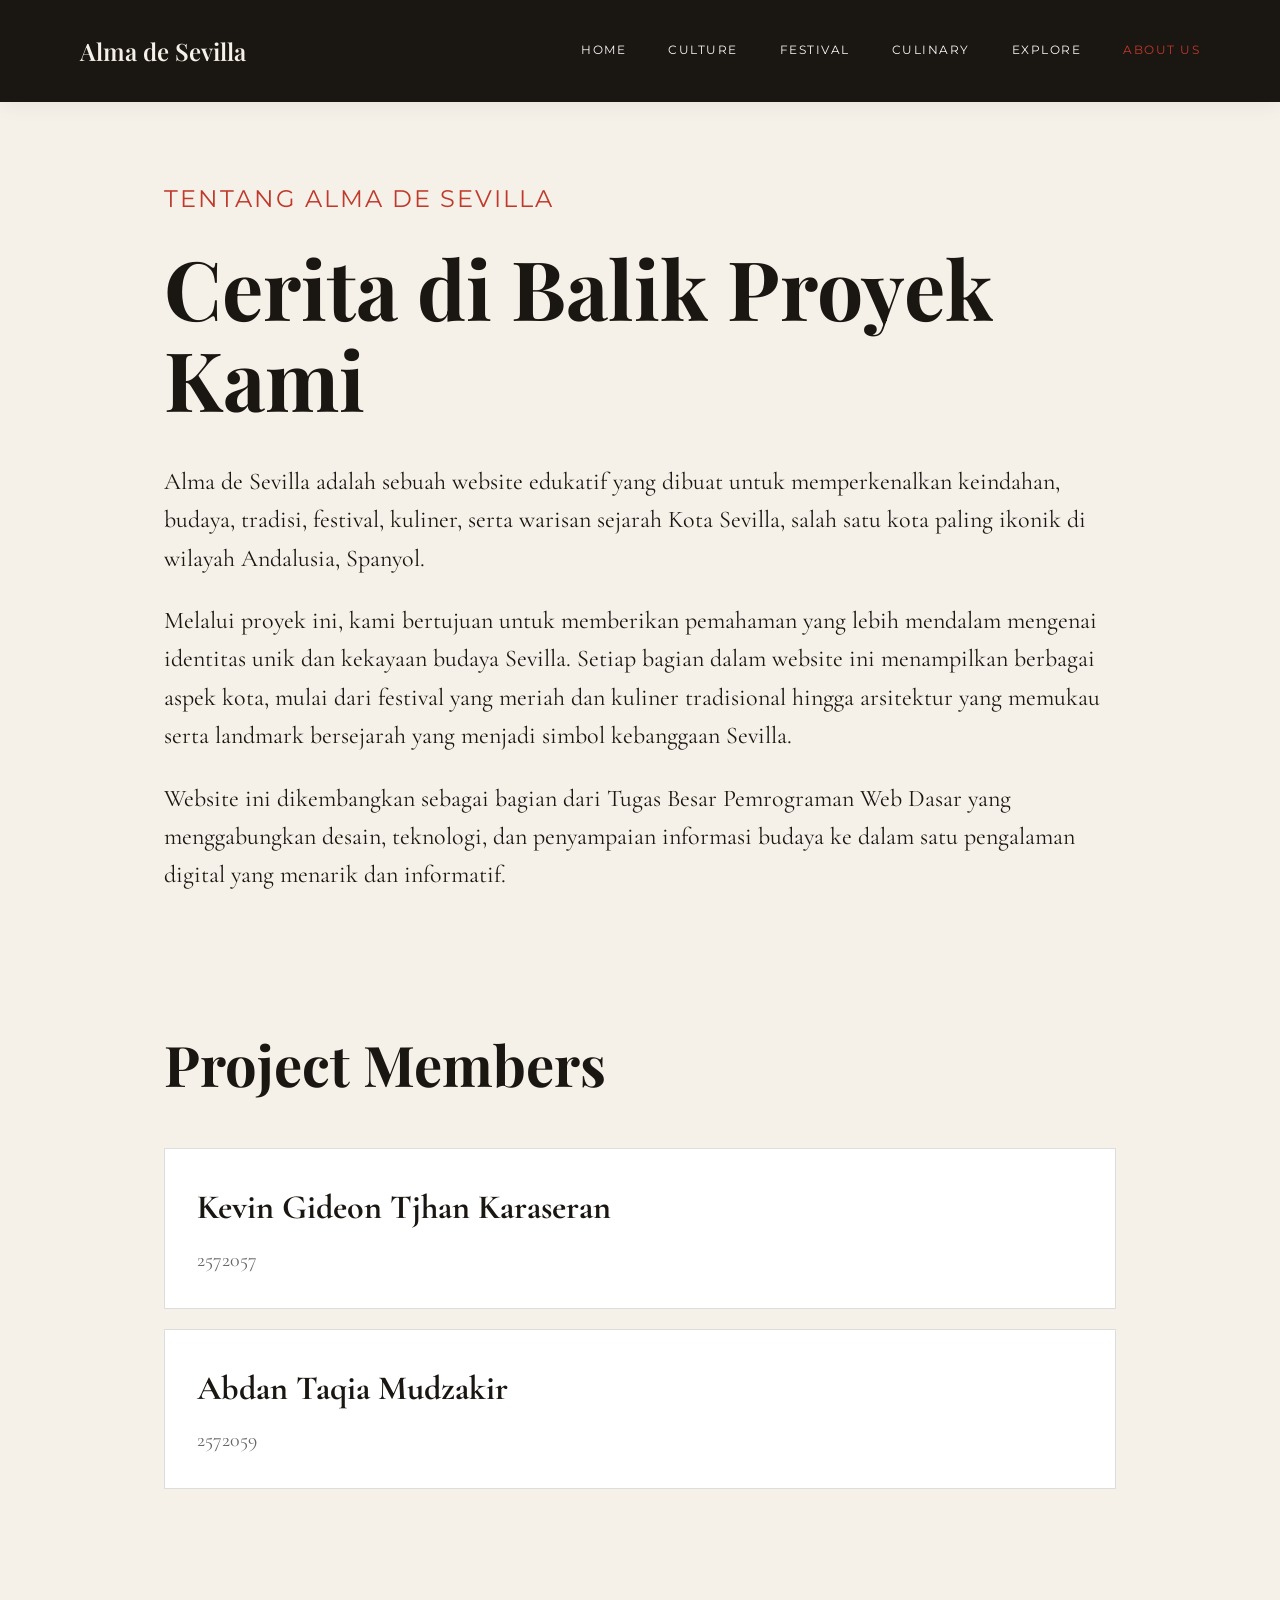
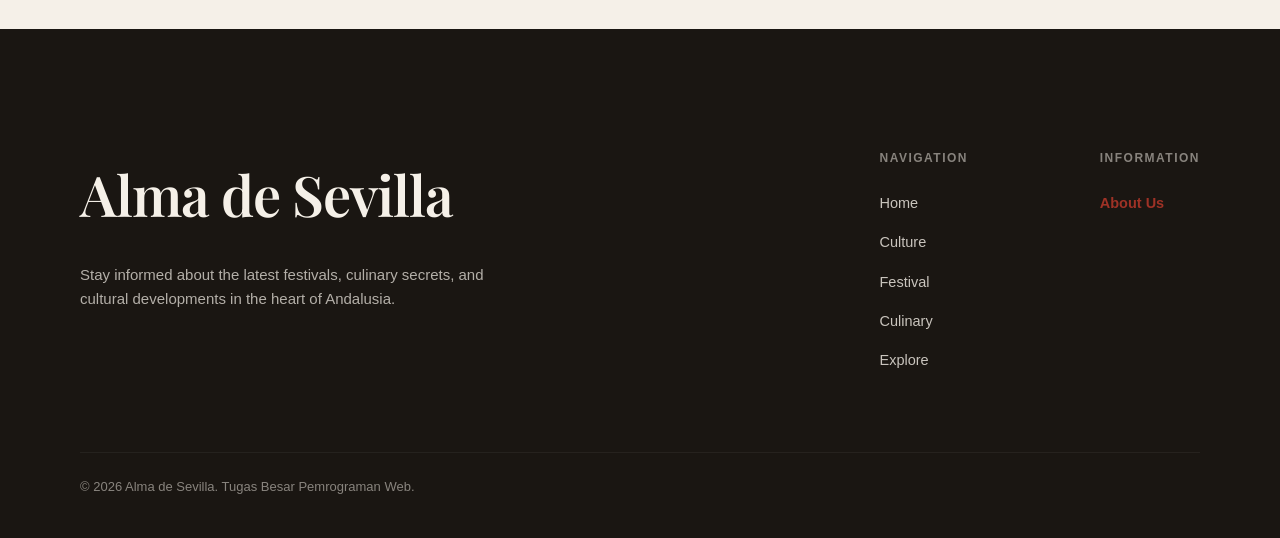
<file: about.html>
<!DOCTYPE html>
<html lang="en">

<head>
    <meta charset="UTF-8">
    <meta name="viewport" content="width=device-width, initial-scale=1.0">

    <title>About Us | Alma de Sevilla</title>

    <link rel="preconnect" href="https://fonts.googleapis.com">
    <link rel="preconnect" href="https://fonts.gstatic.com" crossorigin>

    <link
        href="https://fonts.googleapis.com/css2?family=Playfair+Display:wght@400;500;600;700&family=Cormorant+Garamond:wght@400;500;600;700&family=Montserrat:wght@400;500;600&display=swap"
        rel="stylesheet">
    <link rel="stylesheet" href="css/about.css">
</head>

<body>
    <header>
        <div class="navbar">
            <a href="index.html" class="logo">Alma de Sevilla</a>
            <nav class="nav-menu">
                <a href="index.html">Home</a>
                <a href="budaya.html">Culture</a>
                <a href="festival.html">Festival</a>
                <a href="kuliner.html">Culinary</a>
                <a href="jelajahi.html">Explore</a>
                <a href="about.html" class="active">About Us</a>
            </nav>

            <button class="menu-btn">&#9776;</button>
        </div>

        <div class="mobile-nav">
            <a href="index.html" onclick="tutupMenu()">Home</a>
            <a href="budaya.html" onclick="tutupMenu()">Culture</a>
            <a href="festival.html" onclick="tutupMenu()">Festival</a>
            <a href="kuliner.html" onclick="tutupMenu()">Culinary</a>
            <a href="jelajahi.html" onclick="tutupMenu()">Explore</a>
            <a href="about.html"class= "active" onclick="tutupMenu()">About Us</a>
        </div>
    </header>

    <section class="about">

        <p class="label">Tentang Alma de Sevilla</p>

        <h1>Cerita di Balik Proyek Kami</h1>

        <p>
            Alma de Sevilla adalah sebuah website edukatif yang dibuat untuk
            memperkenalkan keindahan, budaya, tradisi, festival, kuliner,
            serta warisan sejarah Kota Sevilla, salah satu kota paling ikonik
            di wilayah Andalusia, Spanyol.
        </p>

        <p>
            Melalui proyek ini, kami bertujuan untuk memberikan pemahaman yang
            lebih mendalam mengenai identitas unik dan kekayaan budaya Sevilla.
            Setiap bagian dalam website ini menampilkan berbagai aspek kota,
            mulai dari festival yang meriah dan kuliner tradisional hingga
            arsitektur yang memukau serta landmark bersejarah yang menjadi
            simbol kebanggaan Sevilla.
        </p>

        <p>
            Website ini dikembangkan sebagai bagian dari Tugas Besar Pemrograman Web Dasar
            yang menggabungkan desain, teknologi, dan penyampaian informasi budaya
            ke dalam satu pengalaman digital yang menarik dan informatif.
        </p>

    </section>

    <section class="team">
        <h2>Project Members</h2>
        <div class="member">
            <h3>Kevin Gideon Tjhan Karaseran</h3>
            <p>2572057</p>
        </div>
        <div class="member">
            <h3>Abdan Taqia Mudzakir</h3>
            <p>2572059</p>
        </div>

    </section>

    <footer class="mega-footer">
        <div class="mega-container">
            <div class="mega-left">
                <h2 class="mega-brand">Alma de Sevilla</h2>
                <p class="mega-desc">
                    Stay informed about the latest festivals, culinary secrets, and cultural developments in the heart
                    of Andalusia.
                </p>
            </div>

            <div class="mega-right">
                <div class="mega-col">
                    <h4>Navigation</h4>
                    <a href="index.html">Home</a>
                    <a href="budaya.html">Culture</a>
                    <a href="festival.html" >Festival</a>
                    <a href="kuliner.html">Culinary</a>
                    <a href="jelajahi.html">Explore</a>
                </div>
                <div class="mega-col">
                    <h4>Information</h4>
                    <a href="about.html" style="color: var(--red); font-weight: 700;">About Us</a>
                </div>
            </div>
        </div>

        <div class="mega-bottom">
            <p>&copy; 2026 Alma de Sevilla. Tugas Besar Pemrograman Web.</p>
        </div>
    </footer>

    <script src="js/index.js"></script>
</body>

</html>
</file>
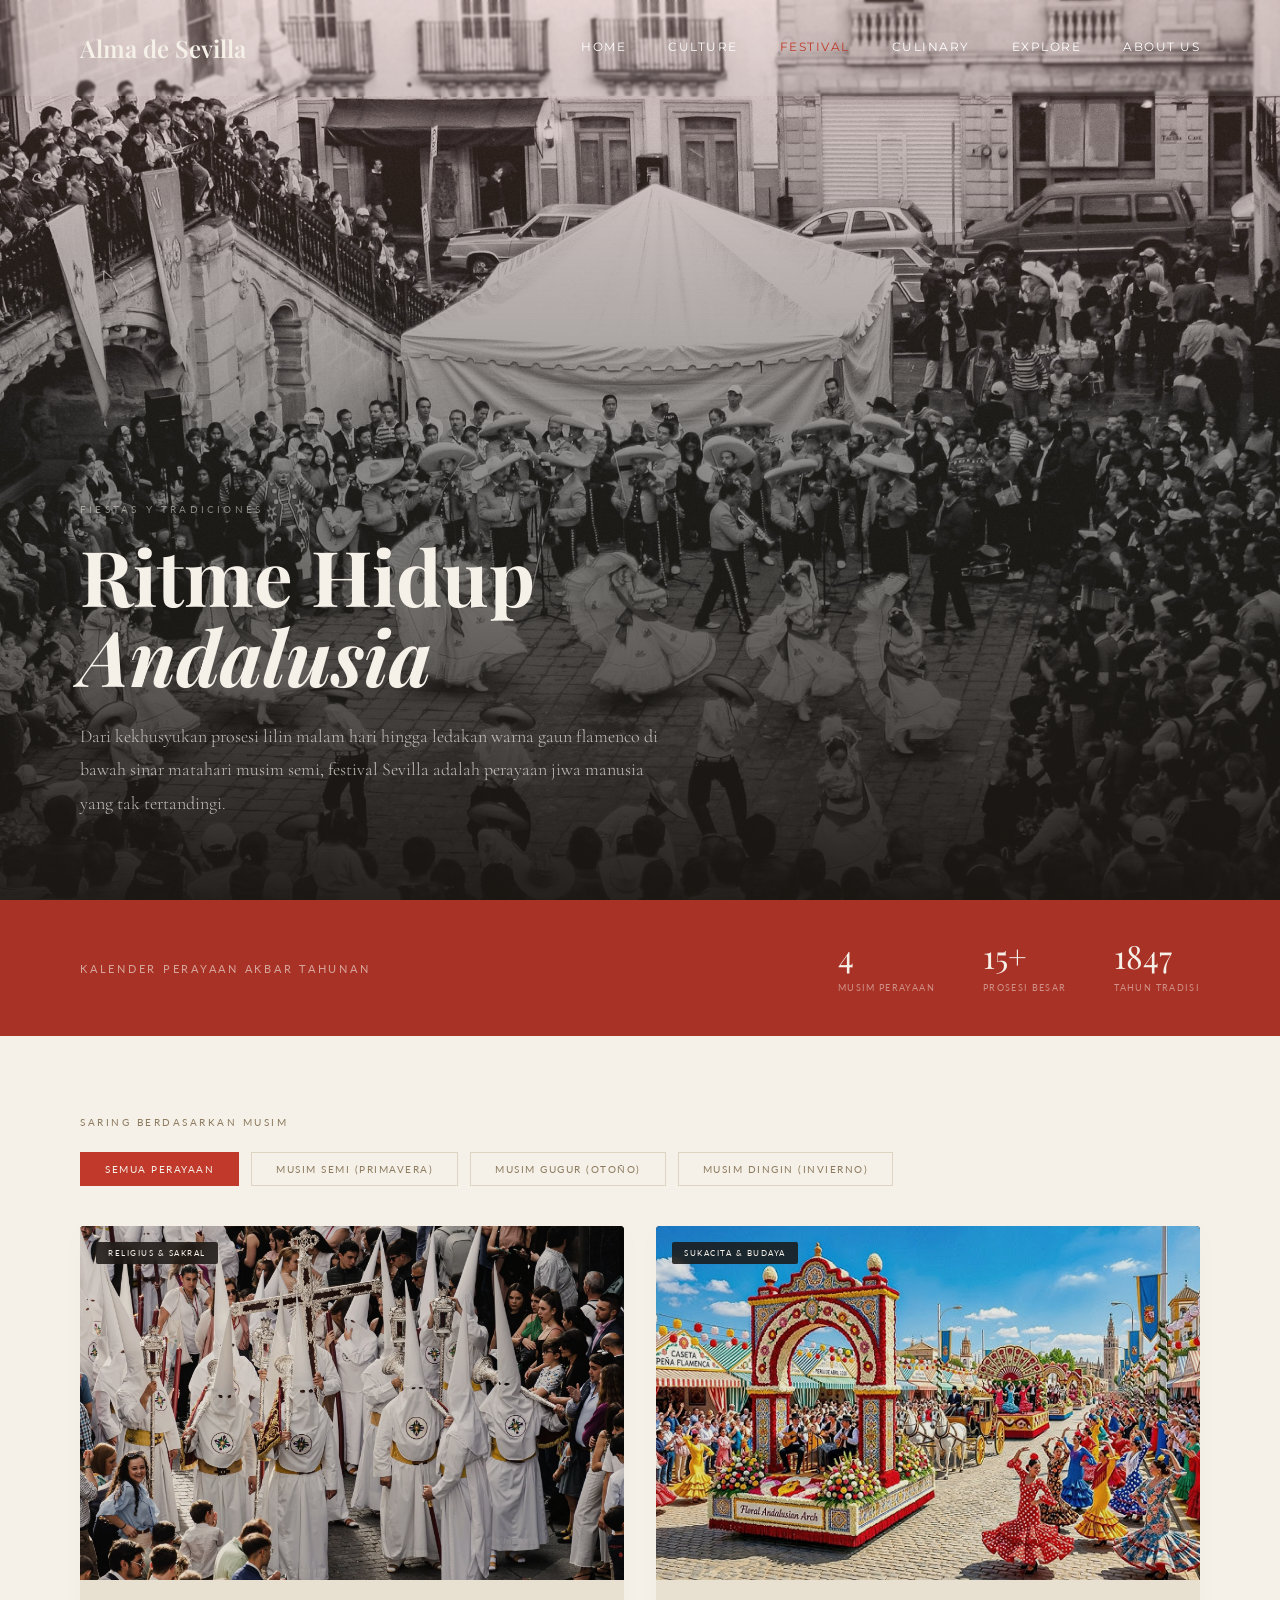
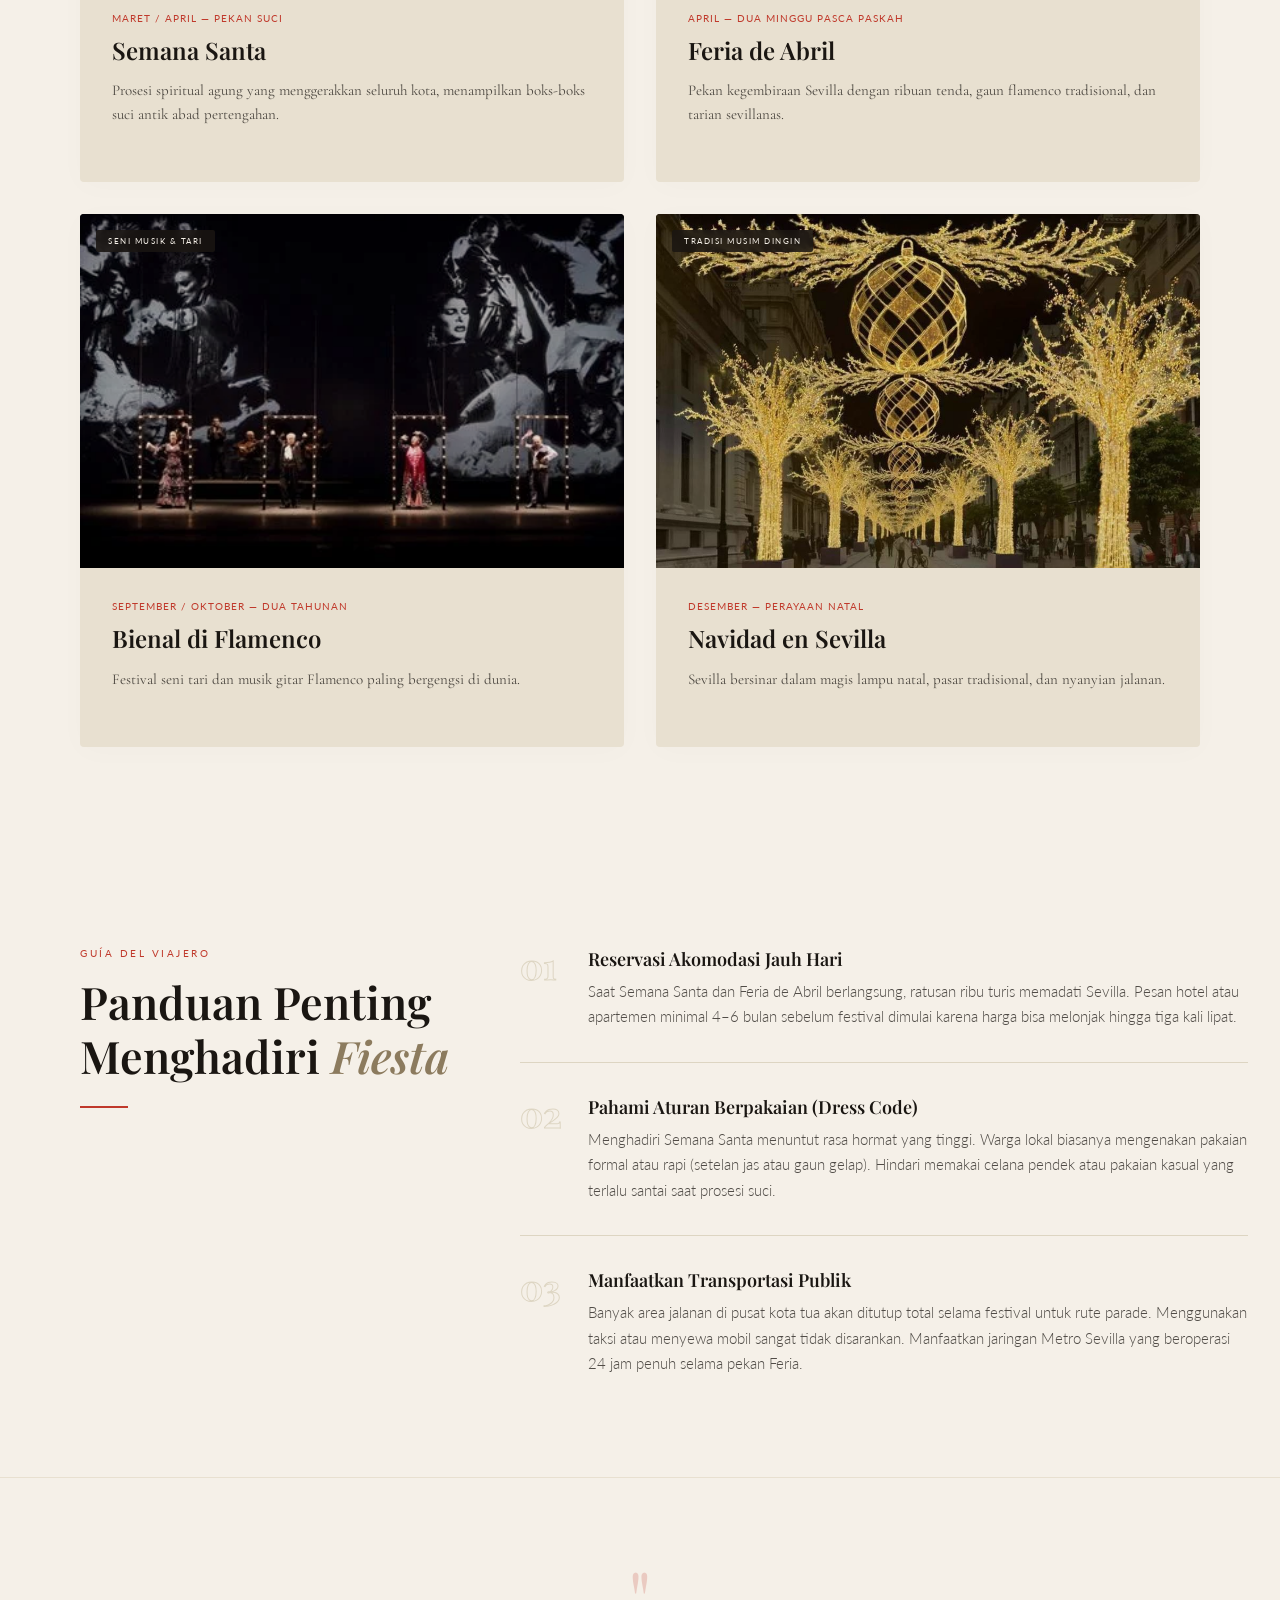
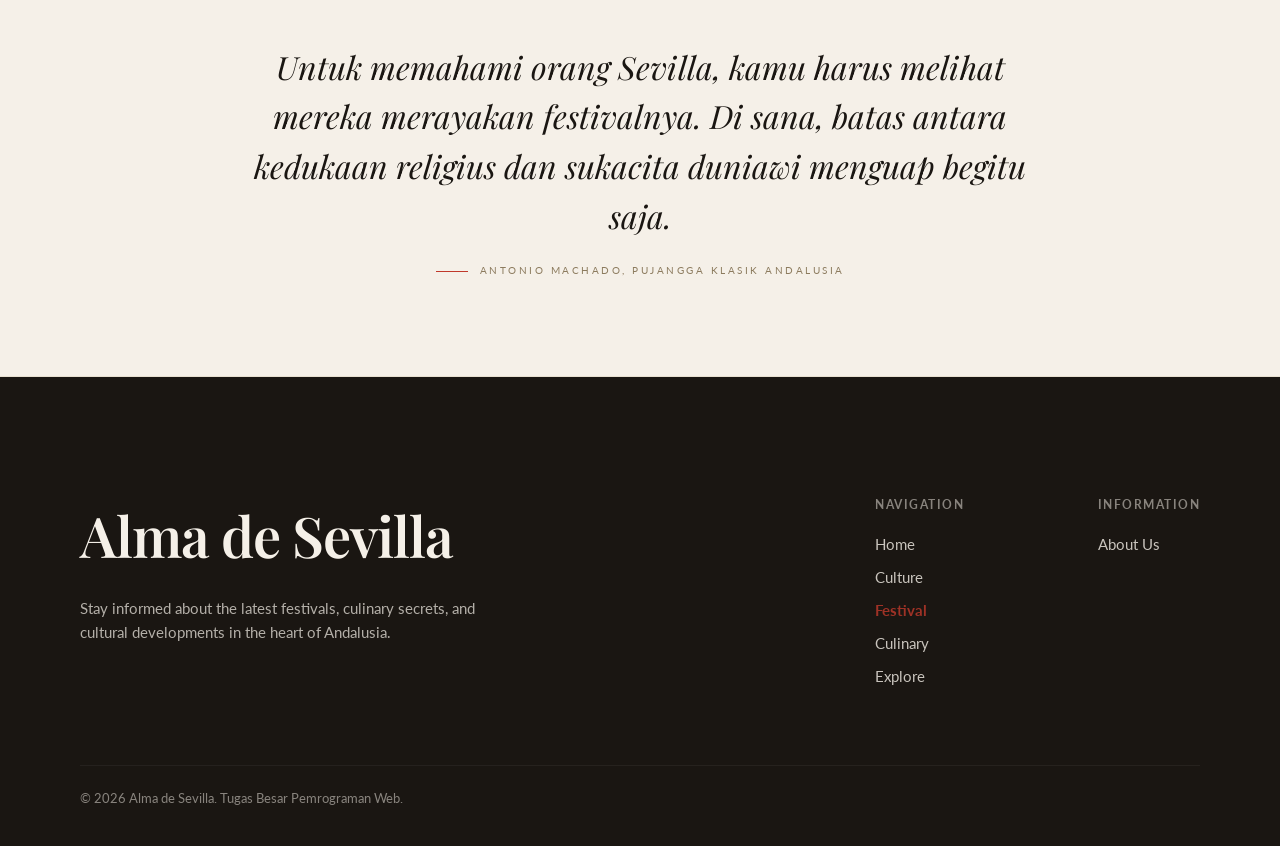
<file: festival.html>
<!DOCTYPE html>
<html lang="id">

<head>
    <meta charset="UTF-8" />
    <meta name="viewport" content="width=device-width, initial-scale=1.0" />
    <title>Festival — Alma de Sevilla</title>
    <link rel="preconnect" href="https://fonts.googleapis.com" />
    <link rel="preconnect" href="https://fonts.gstatic.com" crossorigin />
    <link
        href="https://fonts.googleapis.com/css2?family=Playfair+Display:ital,wght@0,400;0,600;0,700;1,400;1,600&family=Cormorant+Garamond:ital,wght@0,300;0,400;1,300;1,400;1,600&family=Montserrat:wght@300;400;500;600&family=Lato:wght@300;400;700&display=swap"
        rel="stylesheet" />
    <link rel="stylesheet" href="css/festival.css">
</head>

<body class="page-festival">

    <!-- OVERLAYS -->
    <div class="mobile-overlay" id="mobileOverlay" aria-hidden="true"></div>

    <!-- NAVBAR -->
    <header id="siteHeader">
        <div class="navbar">
            <a href="index.html" class="logo">Alma de Sevilla</a>

            <nav class="nav-menu">
                <a href="index.html">Home</a>
                <a href="budaya.html">Culture</a>
                <a href="festival.html" class="active">Festival</a>
                <a href="kuliner.html">Culinary</a>
                <a href="jelajahi.html">Explore</a>
                <a href="about.html">About Us</a>
            </nav>

            <button class="menu-btn" id="menuBtn" aria-label="Buka Menu" aria-expanded="false">&#9776;</button>
        </div>

        <div class="mobile-nav" id="mobileNav">
            <a href="index.html" onclick="tutupMenu()">Home</a>
            <a href="budaya.html" onclick="tutupMenu()">Culture</a>
            <a href="festival.html" class="active" onclick="tutupMenu()">Festival</a>
            <a href="kuliner.html" onclick="tutupMenu()">Culinary</a>
            <a href="jelajahi.html" onclick="tutupMenu()">Explore</a>
            <a href="about.html" onclick="tutupMenu()">About Us</a>
        </div>
    </header>

    <main>
        <!-- HERO -->
        <section class="hero">
            <div class="hero-bg"></div>
            <div class="hero-veil"></div>
            <div class="container">
                <div class="hero-body">
                    <span class="hero-eyebrow">Fiestas y Tradiciones</span>
                    <h1 class="hero-h1">Ritme Hidup<br><em>Andalusia</em></h1>
                    <p class="hero-lead">
                        Dari kekhusyukan prosesi lilin malam hari hingga ledakan warna gaun flamenco di bawah sinar
                        matahari musim semi, festival Sevilla adalah perayaan jiwa manusia yang tak tertandingi.
                    </p>
                </div>
            </div>
        </section>

        <!-- INTRO STRIP -->
        <div class="intro-strip">
            <div class="container">
                <div class="strip-wrapper">
                    <p class="strip-text">Kalender Perayaan Akbar Tahunan</p>
                    <div class="strip-stats">
                        <div class="stat-item">
                            <span class="stat-num">4</span>
                            <span class="stat-label">Musim Perayaan</span>
                        </div>
                        <div class="stat-item">
                            <span class="stat-num">15+</span>
                            <span class="stat-label">Prosesi Besar</span>
                        </div>
                        <div class="stat-item">
                            <span class="stat-num">1847</span>
                            <span class="stat-label">Tahun Tradisi</span>
                        </div>
                    </div>
                </div>
            </div>
        </div>

        <!-- MAIN FILTERS & GRID CARD SECTION -->
        <section class="filter-section">
            <div class="container">
                <span class="filter-label">Saring Berdasarkan Musim</span>
                <div class="filter-controls">
                    <ul class="filter-list" id="filterList">
                        <li><button class="filter-btn active" data-filter="all">Semua Perayaan</button></li>
                        <li><button class="filter-btn" data-filter="spring">Musim Semi (Primavera)</button></li>
                        <li><button class="filter-btn" data-filter="autumn">Musim Gugur (Otoño)</button></li>
                        <li><button class="filter-btn" data-filter="winter">Musim Dingin (Invierno)</button></li>
                    </ul>
                </div>
            </div>
        </section>

        <section class="cards-section">
            <div class="container">
                <div class="cards-grid" id="cardsGrid">

                    <div class="fest-card" data-season="spring">
                        <div class="card-img-wrapper">
                            <img src="image/sevilla-semana-santa.webp" alt="Semana Santa" class="card-img">
                            <span class="card-tag">Religius & Sakral</span>
                        </div>

                        <div class="card-body">
                            <span class="card-meta">Maret / April — Pekan Suci</span>
                            <h3 class="card-title">Semana Santa</h3>
                            <p class="card-desc">
                                Prosesi spiritual agung yang menggerakkan seluruh kota, menampilkan boks-boks suci antik abad pertengahan.
                            </p>
                        </div>
                    </div>

                    <div class="fest-card" data-season="spring">
                        <div class="card-img-wrapper">
                            <img src="image/feria-de-abril.jpg" alt="Feria de Abril" class="card-img">
                            <span class="card-tag">Sukacita & Budaya</span>
                        </div>

                        <div class="card-body">
                            <span class="card-meta">April — Dua Minggu Pasca Paskah</span>
                            <h3 class="card-title">Feria de Abril</h3>
                            <p class="card-desc">
                                Pekan kegembiraan Sevilla dengan ribuan tenda, gaun flamenco tradisional, dan tarian sevillanas.
                            </p>
                        </div>
                    </div>

                    <div class="fest-card" data-season="autumn">
                        <div class="card-img-wrapper">
                            <img src="image/bienal-de-flamenco.webp" alt="Bienal di Flamenco" class="card-img">
                            <span class="card-tag">Seni Musik & Tari</span>
                        </div>

                        <div class="card-body">
                            <span class="card-meta">September / Oktober — Dua Tahunan</span>
                            <h3 class="card-title">Bienal di Flamenco</h3>
                            <p class="card-desc">
                                Festival seni tari dan musik gitar Flamenco paling bergengsi di dunia.
                            </p>
                        </div>
                    </div>

                    <div class="fest-card" data-season="winter">
                        <div class="card-img-wrapper">
                            <img src="image/navidad.jpg" alt="Navidad en Sevilla" class="card-img">
                            <span class="card-tag">Tradisi Musim Dingin</span>
                        </div>

                        <div class="card-body">
                            <span class="card-meta">Desember — Perayaan Natal</span>
                            <h3 class="card-title">Navidad en Sevilla</h3>
                            <p class="card-desc">
                                Sevilla bersinar dalam magis lampu natal, pasar tradisional, dan nyanyian jalanan.
                            </p>
                        </div>
                    </div>

                </div>
            </div>
        </section>



        <!-- TRAVEL TIPS SECTION -->
        <section class="tips-festival-section">
            <div class="container">
                <div class="tips-festival-wrapper">
                    <div class="tips-festival-header">
                        <span class="tips-festival-tag">Guía del Viajero</span>
                        <h2>Panduan Penting<br>Menghadiri <em>Fiesta</em></h2>
                        <div class="section-divider" style="margin: 24px 0 0 0;"></div>
                    </div>

                    <ul class="tips-festival-list">
                        <li>
                            <span class="tips-festival-num">01</span>
                            <div class="tips-festival-content">
                                <h4>Reservasi Akomodasi Jauh Hari</h4>
                                <p>Saat Semana Santa dan Feria de Abril berlangsung, ratusan ribu turis memadati
                                    Sevilla. Pesan hotel atau apartemen minimal 4–6 bulan sebelum festival dimulai
                                    karena harga bisa melonjak hingga tiga kali lipat.</p>
                            </div>
                        </li>
                        <li>
                            <span class="tips-festival-num">02</span>
                            <div class="tips-festival-content">
                                <h4>Pahami Aturan Berpakaian (Dress Code)</h4>
                                <p>Menghadiri Semana Santa menuntut rasa hormat yang tinggi. Warga lokal biasanya
                                    mengenakan pakaian formal atau rapi (setelan jas atau gaun gelap). Hindari memakai
                                    celana pendek atau pakaian kasual yang terlalu santai saat prosesi suci.</p>
                            </div>
                        </li>
                        <li>
                            <span class="tips-festival-num">03</span>
                            <div class="tips-festival-content">
                                <h4>Manfaatkan Transportasi Publik</h4>
                                <p>Banyak area jalanan di pusat kota tua akan ditutup total selama festival untuk rute
                                    parade. Menggunakan taksi atau menyewa mobil sangat tidak disarankan. Manfaatkan
                                    jaringan Metro Sevilla yang beroperasi 24 jam penuh selama pekan Feria.</p>
                            </div>
                        </li>
                    </ul>
                </div>
            </div>
        </section>

        <!-- PULL QUOTE SECTION -->
        <section class="pull-quote">
            <div class="container">
                <span class="pq-mark">"</span>
                <p class="pq-text">Untuk memahami orang Sevilla, kamu harus melihat mereka merayakan festivalnya. Di
                    sana, batas antara kedukaan religius dan sukacita duniawi menguap begitu saja.</p>
                <p class="pq-attr">Antonio Machado, Pujangga Klasik Andalusia</p>
            </div>
        </section>
    </main>

    <!-- MEGA FOOTER -->
    <footer class="mega-footer">
        <div class="mega-container">
            <div class="mega-left">
                <h2 class="mega-brand">Alma de Sevilla</h2>
                <p class="mega-desc">
                    Stay informed about the latest festivals, culinary secrets, and cultural developments in the heart
                    of Andalusia.
                </p>
            </div>

            <div class="mega-right">
                <div class="mega-col">
                    <h4>Navigation</h4>
                    <a href="index.html">Home</a>
                    <a href="budaya.html">Culture</a>
                    <a href="festival.html" style="color: var(--merah); font-weight: 700;">Festival</a>
                    <a href="kuliner.html">Culinary</a>
                    <a href="jelajahi.html">Explore</a>
                </div>
                <div class="mega-col">
                    <h4>Information</h4>
                    <a href="about.html">About Us</a>
                </div>
            </div>
        </div>

        <div class="mega-bottom">
            <p>&copy; 2026 Alma de Sevilla. Tugas Besar Pemrograman Web.</p>
        </div>
    </footer>

    <!-- BACK TO TOP BUTTON -->
    <button class="back-top" id="backTop" aria-label="Kembali ke atas">▲</button>

    <script src="js/festival.js"></script>
</body>

</html>
</file>
<file: css/about.css>
:root {
            --cream: #F5F0E8;
            --cream-light: #E8E0D0;
            --black: #1A1612;
            --red: #C0392B;
            --clay: #8C7B5E;
        }

        * {
            margin: 0;
            padding: 0;
            box-sizing: border-box;
        }

        html {
            scroll-behavior: smooth;
        }

        body {
            font-family: 'Cormorant Garamond', serif;
            background: var(--cream);
            color: var(--black);
            line-height: 1.6;
        }

        a {
            text-decoration: none;
            color: inherit;
        }

        /* ================= NAVBAR ================= */

        header {
            position: fixed;
            top: 0;
            left: 0;
            width: 100%;
            z-index: 1000;
            background: var(--cream);
            box-shadow: 0 4px 20px rgba(0, 0, 0, 0.05);
        }

        .navbar {
            width: 100%;
            display: flex;
            align-items: center;
            justify-content: space-between;
            padding: 24px 24px;
            background: var(--black);
        }

        .logo {
            font-family: 'Playfair Display', serif;
            font-size: 24px;
            font-weight: 600;
            color: var(--cream);
            transition: 0.4s ease;
        }

        .nav-menu {
            display: none;
        }

        .nav-menu a {
            font-family: 'Montserrat', sans-serif;
            font-size: 12px;
            letter-spacing: 1.5px;
            text-transform: uppercase;
            color: #faf7f7;
            transition: 0.3s ease;
            position: relative;
            padding-bottom: 4px;
        }

        .nav-menu a:hover,
        .nav-menu a.active {
            color: var(--red);
        }

        .menu-btn {
            background: none;
            border: none;
            outline: none;
            cursor: pointer;

            font-size: 32px;
            color: #ffffff;
            line-height: 1;

            z-index: 1001;
            transition: 0.4s ease;
        }

        .mobile-nav {
            position: absolute;
            top: 100%;
            left: 0;
            width: 100%;
            background: rgba(0, 0, 0, 0.85);
            backdrop-filter: blur(12px);
            -webkit-backdrop-filter: blur(12px);
            padding: 24px;
            gap: 20px;
            z-index: 999;
            display: none;
            border-top: 1px solid rgba(255, 255, 255, 0.1);
        }

        .mobile-nav.active {
            display: flex;
            flex-direction: column;
        }

        .mobile-nav a {
            font-family: 'EB Garamond', serif;
            font-size: 15px;
            letter-spacing: 1px;
            text-transform: uppercase;
            color: #ffffff;
            padding: 10px 0;
            border-bottom: 1px solid rgba(255,255,255,.05);
        }

        .mobile-nav a:last-child {
            border-bottom: none;
        }

        .mobile-nav a:hover,
        .mobile-nav a.active {
            color: var(--red);
        }

        /* GAYA NAVBAR SAAT DI-SCROLL */
        header.scrolled {
            background-color: var(--cream);
        }

        header.scrolled .navbar {
            background: transparent;
            backdrop-filter: none;
            padding: 16px 24px;
            box-shadow: 0 4px 20px rgba(0, 0, 0, 0.05);
        }

        header.scrolled .logo {
            color: var(--black);
        }

        header.scrolled .menu-btn {
            color: var(--black);
        }

        header.scrolled .nav-menu a {
            color: var(--black);
        }

        header.scrolled .nav-menu a:hover {
            color: var(--red);
        }

        header.scrolled .nav-menu a.active {
            color: var(--red);
        }

        @media(min-width: 768px) {
            .navbar {
                padding: 28px 40px;
            }

            header.scrolled .navbar {
                padding: 18px 40px;
            }

            .nav-menu {
                display: flex;
                align-items: center;
                gap: 24px;
            }

            .menu-btn,
            .mobile-nav,
            .mobile-nav.active {
                display: none !important;
            }
        }

        @media(min-width: 1100px) {
            .navbar {
                padding: 32px 80px;
            }

            header.scrolled .navbar {
                padding: 20px 80px;
            }

            .nav-menu {
                gap: 42px;
            }
        }

        /* Mobile Overlay */
        .mobile-overlay {
            position: fixed;
            inset: 0;
            background: rgba(0, 0, 0, 0.4);
            z-index: 998;
            opacity: 0;
            pointer-events: none;
            transition: opacity 0.4s ease;
        }

        .mobile-overlay.active {
            opacity: 1;
            pointer-events: auto;
        }

        /* ================= ABOUT ================= */

        .about {
            max-width: 1000px;
            margin: auto;
            padding: 180px 24px 100px;
        }

        .label {
            font-family: 'Montserrat', sans-serif;
            font-size: 12px;
            letter-spacing: 2px;
            text-transform: uppercase;
            color: var(--red);
            margin-bottom: 20px;
        }

        .about h1 {
            font-family: 'Playfair Display', serif;
            font-size: clamp(48px, 8vw, 82px);
            line-height: 1.1;
            margin-bottom: 40px;
        }

        .about p {
            font-size: 24px;
            margin-bottom: 24px;
        }

        /* ================= TEAM ================= */

        .team {
            max-width: 1000px;
            margin: auto;
            padding: 0 24px 120px;
        }

        .team h2 {
            font-family: 'Playfair Display', serif;
            font-size: 56px;
            margin-bottom: 40px;
        }

        .member {
            background: white;
            border: 1px solid #ddd;
            padding: 32px;
            margin-bottom: 20px;
            transition: .3s;
        }

        .member:hover {
            transform: translateY(-5px);
        }

        .member h3 {
            font-size: 34px;
            margin-bottom: 8px;
        }

        .member p {
            font-size: 20px;
            color: #666;
        }

        /* ================= FOOTER ================= */
        .mega-footer {
            width: 100%;
            background-color: #1A1612;
            /* Warna dasar Hitam Andalusia */
            color: #F5F0E8;
            /* Warna teks Krem Sevilla */
            padding: 80px 24px 24px 24px;
            font-family: 'Lato', sans-serif;
        }

        .mega-container {
            max-width: 1400px;
            margin: auto;
            display: flex;
            flex-direction: column;
            gap: 60px;
        }

        /* --- BAGIAN KIRI (Brand, Deskripsi, & Form) --- */
        .mega-left {
            max-width: 420px;
        }

        .mega-brand {
            font-family: 'Playfair Display', serif;
            font-size: 48px;
            /* Teks besar nan elegan */
            font-weight: 600;
            letter-spacing: -1px;
            margin-bottom: 24px;
        }

        .mega-desc {
            font-size: 15px;
            line-height: 1.6;
            opacity: 0.7;
            margin-bottom: 32px;
        }

        /* Desain Form Subscribe (Bentuk Kapsul Gelap) */
        .mega-subscribe {
            display: flex;
            background-color: rgba(255, 255, 255, 0.04);
            /* Kotak abu-abu transparan super tipis */
            border-radius: 50px;
            /* Membuat bentuk kapsul sempurna */
            padding: 6px;
            border: 1px solid rgba(255, 255, 255, 0.1);
        }

        .mega-subscribe input {
            flex: 1;
            background: transparent;
            border: none;
            outline: none;
            color: #F5F0E8;
            padding: 10px 20px;
            font-family: 'Lato', sans-serif;
            font-size: 14px;
        }

        .mega-subscribe input::placeholder {
            color: rgba(245, 240, 232, 0.4);
            /* Placeholder sedikit memudar */
        }

        .mega-subscribe button {
            background-color: #C0392B;
            /* Tombol Merah Flamenco */
            color: #ffffff;
            border: none;
            /* Menghilangkan garis tepi bawaan tombol */
            border-radius: 50px;
            /* Tombol kapsul menyesuaikan kotaknya */
            padding: 12px 32px;
            font-family: 'Lato', sans-serif;
            font-size: 13px;
            font-weight: 700;
            cursor: pointer;
            transition: background-color 0.3s ease;
        }

        .mega-subscribe button:hover {
            background-color: #a93226;
        }

        /* --- BAGIAN KANAN (2 Kolom Navigasi Utama) --- */
        .mega-right {
            display: grid;
            grid-template-columns: 1fr 1fr;
            /* Membagi otomatis menjadi 2 kolom rapi */
            gap: 40px;
        }

        .mega-col {
            display: flex;
            flex-direction: column;
            gap: 16px;
        }

        .mega-col h4 {
            font-family: 'Lato', sans-serif;
            font-size: 12px;
            text-transform: uppercase;
            letter-spacing: 1.5px;
            opacity: 0.5;
            /* Dibuat pudar agar menjadi pemisah judul yang elegan */
            margin-bottom: 8px;
        }

        .mega-col a {
            font-size: 14.5px;
            color: #F5F0E8;
            opacity: 0.8;
            transition: all 0.3s ease;
        }

        .mega-col a:hover {
            opacity: 1;
            color: #C0392B;
            /* Hover teks berubah warna kemerahan */
        }

        /* --- BAGIAN BAWAH (Garis Pembatas & Copyright) --- */
        .mega-bottom {
            max-width: 1400px;
            margin: 80px auto 0 auto;
            padding-top: 24px;
            border-top: 1px solid rgba(255, 255, 255, 0.1);
            /* Garis batas tipis */
            text-align: center;
            font-size: 13px;
            opacity: 0.5;
        }

        /* ==========================================================================
   MEDIA QUERY DESKTOP / LAPTOP (768px ke atas)
   ========================================================================== */
        @media(min-width: 768px) {
            .mega-footer {
                padding: 100px 40px 30px 40px;
            }

            .mega-container {
                flex-direction: row;
                /* Berubah jadi format berjejer Kiri-Kanan di Laptop */
                justify-content: space-between;
            }

            .mega-brand {
                font-size: 56px;
                /* Ukuran font judul brand membesar */
            }

            .mega-right {
                gap: 80px;
                /* Jarak celah antar 2 kolom navigasi sedikit dilebarkan */
            }

            .mega-bottom {
                text-align: left;
                /* Teks copyright bergeser ke pinggir kiri agar lebih rapi di monitor lebar */
            }
        }

        /* ==========================================================================
   MEDIA QUERY MONITOR LEBAR (1100px ke atas)
   ========================================================================== */
        @media(min-width: 1100px) {
            .mega-footer {
                padding: 120px 80px 40px 80px;
            }

            .mega-right {
                gap: 120px;
                /* Jarak maksimal antar kolom jika layar sangat lebar */
            }
        }
</file>
<file: css/festival.css>
/* ============================================================
           ROOT VARIABLES — Alma de Sevilla Design System
        ============================================================ */
        :root {
            --krem:       #F5F0E8;
            --hitam:      #1A1612;
            --merah:      #C0392B;
            --merah-gelap:#a93226;
            --tanah:      #8C7B5E;
            --krem-muda:  #E8E0D0;
            --krem-gelap: #DDD5C2;
        }

        /* ============================================================
           BASE STYLES
        ============================================================ */
        *, *::before, *::after {
            box-sizing: border-box;
            margin: 0;
            padding: 0;
        }

        html {
            scroll-behavior: smooth;
        }

        body {
            background-color: var(--krem);
            color: var(--hitam);
            font-family: 'Cormorant Garamond', serif;
            overflow-x: hidden;
            -webkit-font-smoothing: antialiased;
        }

        a {
            text-decoration: none;
            color: inherit;
        }

        button {
            background: none;
            border: none;
            font: inherit;
            cursor: pointer;
            outline: none;
        }

        /* Utility Container */
        .container {
            width: 100%;
            max-width: 1400px;
            margin: 0 auto;
            padding: 0 24px;
        }
        @media (min-width: 768px) { .container { padding: 0 40px; } }
        @media (min-width: 1100px) { .container { padding: 0 80px; } }

        /* ============================================================
           NAVBAR (SINKRONISASI TOTAL DENGAN MAIN PAGE & KULINER)
        ============================================================ */
        header {
            position: fixed;
            top: 0;
            left: 0;
            width: 100%;
            z-index: 1000;
            background: transparent;
            transition: 0.4s ease;
        }

        .navbar {
            width: 100%;
            display: flex;
            align-items: center;
            justify-content: space-between;
            padding: 24px 24px;
            background: rgba(255, 255, 255, 0.08);
            backdrop-filter: blur(1px);
            transition: 0.4s ease;
        }

        .logo {
            font-family: 'Playfair Display', serif;
            font-size: 24px;
            font-weight: 600;
            color: var(--krem);
            transition: 0.4s ease;
        }

        .nav-menu {
            display: none;
        }

        .nav-menu a {
            font-family: 'Montserrat', sans-serif;
            font-size: 12px;
            letter-spacing: 1.5px;
            text-transform: uppercase;
            color: #ffffff;
            transition: 0.3s ease;
            position: relative;
            padding-bottom: 4px;
        }

        .nav-menu a:hover,
        .nav-menu a.active {
            color: var(--merah);
        }

        .menu-btn {
            font-size: 32px;
            color: #ffffff;
            z-index: 1001;
            transition: 0.4s ease;
            line-height: 1;
        }

        .mobile-nav {
            position: absolute;
            top: 100%;
            left: 0;
            width: 100%;
            background: rgba(0, 0, 0, 0.85);
            backdrop-filter: blur(12px);
            -webkit-backdrop-filter: blur(12px);
            padding: 24px;
            gap: 20px;
            z-index: 999;
            display: none;
            border-top: 1px solid rgba(255, 255, 255, 0.1);
        }

        .mobile-nav.active {
            display: flex;
            flex-direction: column;
        }

        .mobile-nav a {
            font-family: 'EB Garamond', serif;
            font-size: 15px;
            letter-spacing: 1px;
            text-transform: uppercase;
            color: #ffffff;
            padding: 10px 0;
            border-bottom: 1px solid rgba(255,255,255,.05);
        }

        .mobile-nav a:last-child { border-bottom: none; }
        .mobile-nav a:hover, .mobile-nav a.active { color: var(--merah); }

        /* GAYA NAVBAR SAAT DI-SCROLL */
        header.scrolled {
            background-color: var(--krem);
        }

        header.scrolled .navbar {
            background: transparent;
            backdrop-filter: none;
            padding: 16px 24px;
            box-shadow: 0 4px 20px rgba(0,0,0,0.05);
        }

        header.scrolled .logo { color: var(--hitam); }
        header.scrolled .menu-btn { color: var(--hitam); }
        header.scrolled .nav-menu a { color: var(--hitam); }
        header.scrolled .nav-menu a:hover { color: var(--merah); }
        header.scrolled .nav-menu a.active { color: var(--merah); }

        @media(min-width: 768px) {
            .navbar { padding: 28px 40px; }
            header.scrolled .navbar { padding: 18px 40px; }
            .nav-menu { display: flex; align-items: center; gap: 24px; }
            .menu-btn, .mobile-nav, .mobile-nav.active { display: none !important; }
        }

        @media(min-width: 1100px) {
            .navbar { padding: 32px 80px; }
            header.scrolled .navbar { padding: 20px 80px; }
            .nav-menu { gap: 42px; }
        }

        /* Mobile Overlay */
        .mobile-overlay {
            position: fixed;
            inset: 0;
            background: rgba(0,0,0,0.4);
            z-index: 998;
            opacity: 0;
            pointer-events: none;
            transition: opacity 0.4s ease;
        }
        .mobile-overlay.active {
            opacity: 1;
            pointer-events: auto;
        }

        /* ============================================================
           HERO SECTION
        ============================================================ */
        .hero {
            height: 100vh;
            position: relative;
            display: flex;
            align-items: flex-end;
            overflow: hidden;
        }

        .hero-bg {
            position: absolute;
            inset: 0;
            background-image: url("../image/preview-festival2.jpg");
            background-size: cover;
            background-position: center;
            background-repeat: no-repeat;
            transform: scale(1.08);
            animation: zoomHero 18s ease-out forwards;
        }

        @keyframes zoomHero {
            to { transform: scale(1); }
        }

        .hero-veil {
            position: absolute;
            inset: 0;
            background: linear-gradient(to top,
                rgba(26,22,18,.95) 0%,
                rgba(26,22,18,.45) 50%,
                rgba(169,50,38,.15) 100%);
        }

        .hero-body {
            position: relative;
            z-index: 2;
            padding-bottom: 80px;
            max-width: 820px;
        }

        .hero-eyebrow {
            font-family: 'Lato', sans-serif;
            font-size: 10px;
            letter-spacing: .32em;
            text-transform: uppercase;
            color: rgba(245, 240, 232, .5);
            margin-bottom: 20px;
            display: block;
        }

        .hero-h1 {
            font-family: 'Playfair Display', serif;
            font-size: clamp(3rem, 6vw, 5.5rem);
            line-height: 1.05;
            color: var(--krem);
            margin-bottom: 24px;
        }

        .hero-lead {
            font-size: 18px;
            font-weight: 300;
            line-height: 1.85;
            color: rgba(245, 240, 232, .75);
            max-width: 580px;
        }

        /* ============================================================
           INTRO STRIP
        ============================================================ */
        .intro-strip {
            background-color: var(--merah-gelap);
            color: var(--krem);
            padding: 40px 0;
        }

        .strip-wrapper {
            display: flex;
            align-items: center;
            justify-content: space-between;
            gap: 32px;
            flex-wrap: wrap;
        }

        .strip-text {
            font-family: 'Lato', sans-serif;
            font-size: 11px;
            letter-spacing: .25em;
            text-transform: uppercase;
            color: rgba(245, 240, 232, .6);
        }

        .strip-stats {
            display: flex;
            gap: 48px;
        }

        .stat-item {
            text-align: left;
        }

        .stat-num {
            font-family: 'Playfair Display', serif;
            font-size: 32px;
            line-height: 1;
            color: var(--krem);
            display: block;
            margin-bottom: 4px;
        }

        .stat-label {
            font-family: 'Lato', sans-serif;
            font-size: 9px;
            letter-spacing: .15em;
            text-transform: uppercase;
            color: rgba(245, 240, 232, .5);
        }

        /* ============================================================
           FILTER CONTROLS
        ============================================================ */
        .filter-section {
            padding: 80px 0 40px;
        }

        .filter-label {
            font-family: 'Lato', sans-serif;
            font-size: 10px;
            letter-spacing: .25em;
            text-transform: uppercase;
            color: var(--tanah);
            margin-bottom: 24px;
            display: block;
        }

        .filter-controls {
            display: flex;
            align-items: center;
            gap: 24px;
            flex-wrap: wrap;
        }

        .filter-list {
            display: flex;
            gap: 12px;
            flex-wrap: wrap;
            list-style: none;
        }

        .filter-btn {
            font-family: 'Lato', sans-serif;
            font-size: 10px;
            letter-spacing: .15em;
            text-transform: uppercase;
            padding: 10px 24px;
            border: 1px solid var(--krem-gelap);
            color: var(--tanah);
            transition: all .3s cubic-bezier(0.25, 0.46, 0.45, 0.94);
        }

        .filter-btn:hover {
            border-color: var(--hitam);
            color: var(--hitam);
        }

        .filter-btn.active {
            background-color: var(--merah);
            color: var(--krem);
            border-color: var(--merah);
        }

        /* ============================================================
           SECTION GENERAL DIVIDER
        ============================================================ */
        .section-divider {
            width: 48px;
            height: 2px;
            background: var(--merah);
        }

        /* ============================================================
           FESTIVAL CARDS GRID
        ============================================================ */
        .cards-section {
            padding-bottom: 100px;
        }

        .cards-grid {
            display: grid;
            grid-template-columns: 1fr;
            gap: 32px;
        }
        @media (min-width: 768px) {
            .cards-grid { grid-template-columns: repeat(2, 1fr); }
        }
        @media (min-width: 1200px) {
            .cards-grid { grid-template-columns: repeat(2, 1fr); }
        }

        .fest-card {
            background-color: var(--krem-muda);
            border-radius: 4px;
            overflow: hidden;
            display: flex;
            flex-direction: column;
            box-shadow: 0 4px 30px rgba(26,22,18, 0.02);
            transition: transform 0.5s cubic-bezier(0.25, 1, 0.5, 1), box-shadow 0.5s ease;
            opacity: 1;
            transform: translateY(0);
        }

        .fest-card.hidden {
            display: none;
        }

        .fest-card:hover {
            transform: translateY(-8px);
            box-shadow: 0 12px 40px rgba(26,22,18, 0.08);
        }

        .card-img-wrapper {
            position: relative;
            width: 100%;
            padding-top: 65%;
            overflow: hidden;
            background-color: var(--hitam);
        }

        .card-img {
            position: absolute;
            inset: 0;
            width: 100%;
            height: 100%;
            object-fit: cover;
            filter: sepia(0.1) brightness(0.9);
            transition: transform 0.7s cubic-bezier(0.25, 1, 0.5, 1);
        }

        .fest-card:hover .card-img {
            transform: scale(1.05);
        }

        .card-tag {
            position: absolute;
            top: 16px;
            left: 16px;
            background-color: rgba(26,22,18,0.85);
            backdrop-filter: blur(4px);
            color: var(--krem);
            font-family: 'Lato', sans-serif;
            font-size: 8px;
            letter-spacing: 1.5px;
            text-transform: uppercase;
            padding: 6px 12px;
            border-radius: 2px;
        }

        .card-body {
            padding: 32px;
            display: flex;
            flex-direction: column;
            flex-grow: 1;
        }

        .card-meta {
            font-family: 'Lato', sans-serif;
            font-size: 10px;
            letter-spacing: 1px;
            text-transform: uppercase;
            color: var(--merah);
            margin-bottom: 12px;
            display: block;
        }

        .card-title {
            font-family: 'Playfair Display', serif;
            font-size: 24px;
            font-weight: 600;
            line-height: 1.2;
            margin-bottom: 14px;
            color: var(--hitam);
        }

        .card-desc {
            font-size: 15px;
            line-height: 1.6;
            color: rgba(26,22,18,0.75);
            margin-bottom: 24px;
            display: -webkit-box;
            display: -moz-box;
            -webkit-line-clamp: 3;
            line-clamp: 3;
            -webkit-box-orient: vertical;
            overflow: hidden;
            flex-grow: 1;
        }

        .action-btn {
            align-self: flex-start;
            font-family: 'Lato', sans-serif;
            font-size: 10px;
            letter-spacing: 2px;
            text-transform: uppercase;
            font-weight: 700;
            color: var(--hitam);
            padding-bottom: 4px;
            border-bottom: 1px solid var(--krem-gelap);
            transition: all 0.3s ease;
        }

        .fest-card:hover .action-btn {
            border-color: var(--merah);
            color: var(--merah);
            padding-right: 8px;
        }

        /* ============================================================
           INTERACTIVE TIMELINE SECTION
        ============================================================ */
        .timeline-section {
            background-color: var(--hitam);
            color: var(--krem);
            padding: 100px 0;
            border-bottom: 1px solid rgba(255,255,255,0.05);
        }

        .timeline-header {
            text-align: center;
            margin-bottom: 64px;
        }

        .timeline-tag {
            font-family: 'Lato', sans-serif;
            font-size: 10px;
            letter-spacing: .25em;
            text-transform: uppercase;
            color: var(--merah);
            margin-bottom: 16px;
            display: block;
        }

        .timeline-header h2 {
            font-family: 'Playfair Display', serif;
            font-size: clamp(2rem, 4vw, 3rem);
            font-weight: 500;
        }

        .timeline-header h2 em {
            font-style: italic;
            color: var(--krem-muda);
        }

        /* Horizontal Track System */
        .timeline-track-container {
            position: relative;
            width: 100%;
            overflow-x: auto;
            padding: 40px 0;
            scrollbar-width: none;
        }
        .timeline-track-container::-webkit-scrollbar {
            display: none;
        }

        .timeline-track {
            display: flex;
            position: relative;
            padding-left: 50px;
            padding-right: 200px;
            min-width: max-content;
        }

        .timeline-line {
            position: absolute;
            top: 24px;
            left: 0;
            right: 0;
            height: 1px;
            background: rgba(245, 240, 232, 0.15);
            z-index: 1;
        }

        .timeline-node {
            position: relative;
            width: 280px;
            margin-right: 48px;
            z-index: 2;
        }

        .node-dot {
            width: 9px;
            height: 9px;
            border-radius: 50%;
            background-color: var(--hitam);
            border: 2px solid var(--tanah);
            margin-bottom: 24px;
            transition: all 0.3s ease;
            position: relative;
            left: 2px;
            top: 20px;
        }

        .timeline-node.highlight .node-dot {
            background-color: var(--merah);
            border-color: var(--merah);
            box-shadow: 0 0 0 4px rgba(192, 57, 43, 0.3);
        }

        .node-month {
            font-family: 'Lato', sans-serif;
            font-size: 10px;
            letter-spacing: 2px;
            text-transform: uppercase;
            color: var(--merah);
            margin-bottom: 8px;
            display: block;
        }

        .node-title {
            font-family: 'Playfair Display', serif;
            font-size: 18px;
            font-weight: 600;
            margin-bottom: 12px;
            color: var(--krem);
        }

        .node-desc {
            font-size: 14px;
            line-height: 1.6;
            color: rgba(245, 240, 232, 0.6);
            font-weight: 300;
        }

        /* ============================================================
           TRAVEL TIPS SECTION
        ============================================================ */
        .tips-festival-section {
            background-color: var(--krem);
            padding: 100px 0;
            border-bottom: 1px solid var(--krem-muda);
        }

        .tips-festival-wrapper {
            display: grid;
            grid-template-columns: 1fr;
            gap: 48px;
        }
        @media (min-width: 992px) {
            .tips-festival-wrapper {
                grid-template-columns: 35% 65%;
            }
        }

        .tips-festival-tag {
            font-family: 'Lato', sans-serif;
            font-size: 10px;
            letter-spacing: .25em;
            text-transform: uppercase;
            color: var(--merah);
            margin-bottom: 16px;
            display: block;
        }

        .tips-festival-header h2 {
            font-family: 'Playfair Display', serif;
            font-size: clamp(2rem, 3.5vw, 2.8rem);
            font-weight: 600;
            line-height: 1.2;
            color: var(--hitam);
        }

        .tips-festival-header h2 em {
            font-style: italic;
            color: var(--tanah);
        }

        .tips-festival-list {
            list-style: none;
            display: flex;
            flex-direction: column;
        }

        .tips-festival-list li {
            display: flex;
            gap: 24px;
            padding: 32px 0;
            border-bottom: 1px solid var(--krem-gelap);
            align-items: flex-start;
        }
        .tips-festival-list li:first-child {
            padding-top: 0;
        }
        .tips-festival-list li:last-child {
            border-bottom: none;
            padding-bottom: 0;
        }

        .tips-festival-num {
            font-family: 'Playfair Display', serif;
            font-size: 36px;
            font-weight: 700;
            line-height: 1;
            color: transparent;
            -webkit-text-stroke: 1px var(--krem-gelap);
            min-width: 44px;
            transition: all 0.3s ease;
        }

        .tips-festival-list li:hover .tips-festival-num {
            -webkit-text-stroke: 1px var(--merah);
            color: var(--merah);
        }

        .tips-festival-content h4 {
            font-family: 'Playfair Display', serif;
            font-size: 18px;
            font-weight: 600;
            margin-bottom: 8px;
            color: var(--hitam);
        }

        .tips-festival-content p {
            font-family: 'Lato', sans-serif;
            font-size: 15px;
            line-height: 1.7;
            color: rgba(26,22,18,0.75);
            font-weight: 300;
        }

        /* ============================================================
           PULL QUOTE SECTION
        ============================================================ */
        .pull-quote {
            padding: 100px 0;
            text-align: center;
            background-color: var(--krem);
            border-bottom: 1px solid var(--krem-muda);
        }

        .pq-mark {
            font-family: 'Playfair Display', serif;
            font-size: 80px;
            line-height: 0.5;
            color: var(--merah);
            opacity: 0.2;
            margin-bottom: 24px;
            display: block;
        }

        .pq-text {
            font-family: 'Playfair Display', serif;
            font-size: clamp(1.4rem, 2.5vw, 2.2rem);
            font-style: italic;
            line-height: 1.55;
            max-width: 800px;
            margin: 0 auto 24px;
            color: var(--hitam);
        }

        .pq-text em {
            font-style: italic;
        }

        .pq-attr {
            font-family: 'Lato', sans-serif;
            font-size: 10px;
            letter-spacing: .25em;
            text-transform: uppercase;
            color: var(--tanah);
        }
        .pq-attr::before {
            content: '';
            display: inline-block;
            width: 32px;
            height: 1px;
            background-color: var(--merah);
            vertical-align: middle;
            margin-right: 12px;
        }

        /* ============================================================
           MODAL DIALOG POPUP (STABIL BERDAMPIINGAN & GAMBAR FULL)
        ============================================================ */
        /* ============================================================
           MODAL DIALOG POPUP (REVISI OPTIMASI MOBILE RESPONSIVE)
        ============================================================ */
        .modal-overlay {
            position: fixed;
            inset: 0;
            background-color: rgba(26, 22, 18, 0.85);
            backdrop-filter: blur(12px);
            -webkit-backdrop-filter: blur(12px);
            z-index: 2000;
            display: flex;
            align-items: center;
            justify-content: center;
            opacity: 0;
            pointer-events: none;
            transition: opacity 0.4s cubic-bezier(0.25, 1, 0.5, 1);
            padding: 16px; /* Jarak aman dari tepi layar mobile */
        }

        .modal-overlay.active {
            opacity: 1;
            pointer-events: auto;
        }

        .modal-wrapper {
            background-color: var(--krem);
            max-width: 850px;
            width: 100%;
            max-height: 85vh; /* Batasi tinggi modal maksimal 85% dari tinggi layar di mobile */
            border-radius: 4px;
            overflow: hidden;
            position: relative;
            transform: translateY(30px) scale(0.98);
            transition: transform 0.4s cubic-bezier(0.25, 1, 0.5, 1);
            box-shadow: 0 30px 60px rgba(0,0,0,0.4);
            display: flex;
            flex-direction: column; /* Menyusun gambar dan teks vertikal di mobile */
        }
        @media (min-width: 768px) {
            .modal-wrapper { 
                flex-direction: row; /* Kembali berdampingan di desktop */
                align-items: stretch;
                max-height: none; /* Hapus batasan tinggi kaku untuk desktop */
            }
        }

        .modal-overlay.active .modal-wrapper {
            transform: translateY(0) scale(1);
        }

        .modal-img-side {
            position: relative;
            width: 100%;
            height: 160px; /* Perkecil tinggi porsi gambar di mobile agar hemat tempat */
            background-color: var(--hitam);
            display: flex;
            align-items: center;
            justify-content: center;
            overflow: hidden;
            flex-shrink: 0; /* Cegah gambar menciut habis */
        }
        @media (min-width: 768px) {
            .modal-img-side { 
                width: 45%; 
                height: auto;
                min-height: 100%;
            }
        }

        .modal-img {
            width: 100%;
            height: 100%;
            object-fit: cover;
            filter: brightness(0.9) sepia(0.1);
        }

        .modal-content-side {
            padding: 24px; /* Sedikit perkecil padding di mobile agar teks tidak sesak */
            display: flex;
            flex-direction: column;
            justify-content: flex-start;
            flex-grow: 1;
            overflow-y: auto; /* PERBAIKAN UTAMA: Mengizinkan area teks di-scroll jika terlalu panjang */
            -webkit-overflow-scrolling: touch; /* Scroll halus di perangkat iOS */
        }
        @media (min-width: 768px) {
            .modal-content-side { 
                width: 55%;
                padding: 45px; 
                justify-content: center;
                overflow-y: visible; /* Kembalikan normal di desktop */
            }
        }

        .modal-close-btn {
            position: absolute;
            top: 12px;
            right: 16px;
            font-size: 32px;
            line-height: 1;
            color: var(--hitam);
            transition: color 0.2s;
            z-index: 10;
        }
        @media (max-width: 767px) {
            .modal-close-btn { 
                color: var(--hitam); 
                background: var(--krem-muda); 
                width: 32px; 
                height: 32px; 
                border-radius: 50%; 
                display: flex; 
                align-items: center; 
                justify-content: center; 
                top: 8px; 
                right: 8px;
                box-shadow: 0 2px 8px rgba(0,0,0,0.1);
                font-size: 24px;
            }
        }
        .modal-close-btn:hover {
            color: var(--merah);
        }

        .modal-meta {
            font-family: 'Lato', sans-serif;
            font-size: 10px;
            letter-spacing: 2px;
            text-transform: uppercase;
            color: var(--merah);
            margin-bottom: 8px;
            display: block;
        }

        .modal-title {
            font-family: 'Playfair Display', serif;
            font-size: 26px; /* Perkecil ukuran font judul sedikit di mobile agar muat satu baris */
            font-weight: 600;
            line-height: 1.2;
            margin-bottom: 14px;
            color: var(--hitam);
        }
        @media (min-width: 768px) {
            .modal-title {
                font-size: 30px;
                margin-bottom: 18px;
            }
        }

        .modal-full-desc p {
            font-size: 14.5px; /* Sempurnakan ukuran teks deskripsi di mobile */
            line-height: 1.6;
            color: rgba(26,22,18,0.8);
            font-weight: 300;
        }
        @media (min-width: 768px) {
            .modal-full-desc p {
                font-size: 15.5px;
                line-height: 1.65;
            }
        }

        /* Style Tombol Tiket Premium */
        .modal-ticket-btn {
            display: inline-block;
            background-color: var(--merah);
            color: #ffffff !important;
            font-family: 'Lato', sans-serif;
            font-size: 11px;
            font-weight: 700;
            letter-spacing: 1.5px;
            text-transform: uppercase;
            padding: 12px 24px; /* Sesuaikan ukuran tombol sedikit di mobile */
            border-radius: 50px;
            transition: background-color 0.3s ease, transform 0.2s ease, box-shadow 0.3s ease;
            margin-top: 20px;
            text-align: center;
            align-self: flex-start;
            box-shadow: 0 4px 15px rgba(192, 57, 43, 0.2);
            flex-shrink: 0; /* Pastikan tombol tidak terpotong sistem scroll */
        }
        @media (min-width: 768px) {
            .modal-ticket-btn {
                padding: 14px 28px;
                margin-top: 24px;
            }
        }

        .modal-ticket-btn:hover {
            background-color: var(--merah-gelap);
            transform: translateY(-2px);
            box-shadow: 0 6px 20px rgba(192, 57, 43, 0.3);
        }

        /* ============================================================
           MEGA FOOTER
        ============================================================ */
        .mega-footer {
            width: 100%;
            background-color: var(--hitam);
            color: var(--krem);
            padding: 80px 24px 24px 24px;
            font-family: 'Lato', sans-serif;
        }

        .mega-container {
            max-width: 1400px;
            margin: auto;
            display: flex;
            flex-direction: column;
            gap: 60px;
        }

        .mega-left { max-width: 420px; }

        .mega-brand {
            font-family: 'Playfair Display', serif;
            font-size: 48px;
            font-weight: 600;
            letter-spacing: -1px;
            margin-bottom: 24px;
        }

        .mega-desc {
            font-size: 15px;
            line-height: 1.6;
            opacity: 0.7;
            margin-bottom: 32px;
        }

        .mega-subscribe {
            display: flex;
            background-color: rgba(255, 255, 255, 0.04);
            border-radius: 50px;
            padding: 6px;
            border: 1px solid rgba(255, 255, 255, 0.1);
        }

        .mega-subscribe input {
            flex: 1;
            background: transparent;
            border: none;
            outline: none;
            color: var(--krem);
            padding: 10px 20px;
            font-family: 'Lato', sans-serif;
            font-size: 14px;
        }

        .mega-subscribe input::placeholder { color: rgba(245, 240, 232, 0.4); }

        .mega-subscribe button {
            background-color: var(--merah);
            color: #ffffff;
            border: none;
            border-radius: 50px;
            padding: 12px 32px;
            font-family: 'Lato', sans-serif;
            font-size: 13px;
            font-weight: 700;
            cursor: pointer;
            transition: background-color 0.3s ease;
        }

        .mega-subscribe button:hover { background-color: var(--merah-gelap); }

        .mega-right {
            display: grid;
            grid-template-columns: 1fr 1fr;
            gap: 40px;
        }

        .mega-col { display: flex; flex-direction: column; gap: 16px; }

        .mega-col h4 {
            font-family: 'Lato', sans-serif;
            font-size: 12px;
            text-transform: uppercase;
            letter-spacing: 1.5px;
            opacity: 0.5;
            margin-bottom: 8px;
        }

        .mega-col a {
            font-size: 14.5px;
            color: var(--krem);
            opacity: 0.8;
            transition: all 0.3s ease;
        }

        .mega-col a:hover { opacity: 1; color: var(--merah); }

        .mega-bottom {
            max-width: 1400px;
            margin: 80px auto 0 auto;
            padding-top: 24px;
            border-top: 1px solid rgba(255, 255, 255, 0.1);
            text-align: center;
            font-size: 13px;
            opacity: 0.5;
        }

        @media(min-width: 768px) {
            .mega-footer { padding: 100px 40px 30px 40px; }
            .mega-container { flex-direction: row; justify-content: space-between; }
            .mega-brand { font-size: 56px; }
            .mega-right { gap: 80px; }
            .mega-bottom { text-align: left; }
        }

        @media(min-width: 1100px) {
            .mega-footer { padding: 120px 80px 40px 80px; }
            .mega-right { gap: 120px; }
        }

        /* ============================================================
           BACK TO TOP UI
        ============================================================ */
        .back-top {
            position: fixed;
            bottom: 32px;
            right: 32px;
            width: 44px;
            height: 44px;
            background-color: var(--hitam);
            color: var(--krem);
            display: flex;
            align-items: center;
            justify-content: center;
            border-radius: 50%;
            z-index: 900;
            opacity: 0;
            visibility: hidden;
            transform: translateY(10px);
            transition: all 0.4s cubic-bezier(0.25, 1, 0.5, 1);
            box-shadow: 0 4px 20px rgba(0,0,0,0.15);
        }

        .back-top.visible {
            opacity: 1;
            visibility: visible;
            transform: translateY(0);
        }

        .back-top:hover {
            background-color: var(--merah);
            color: #ffffff;
        }
</file>
